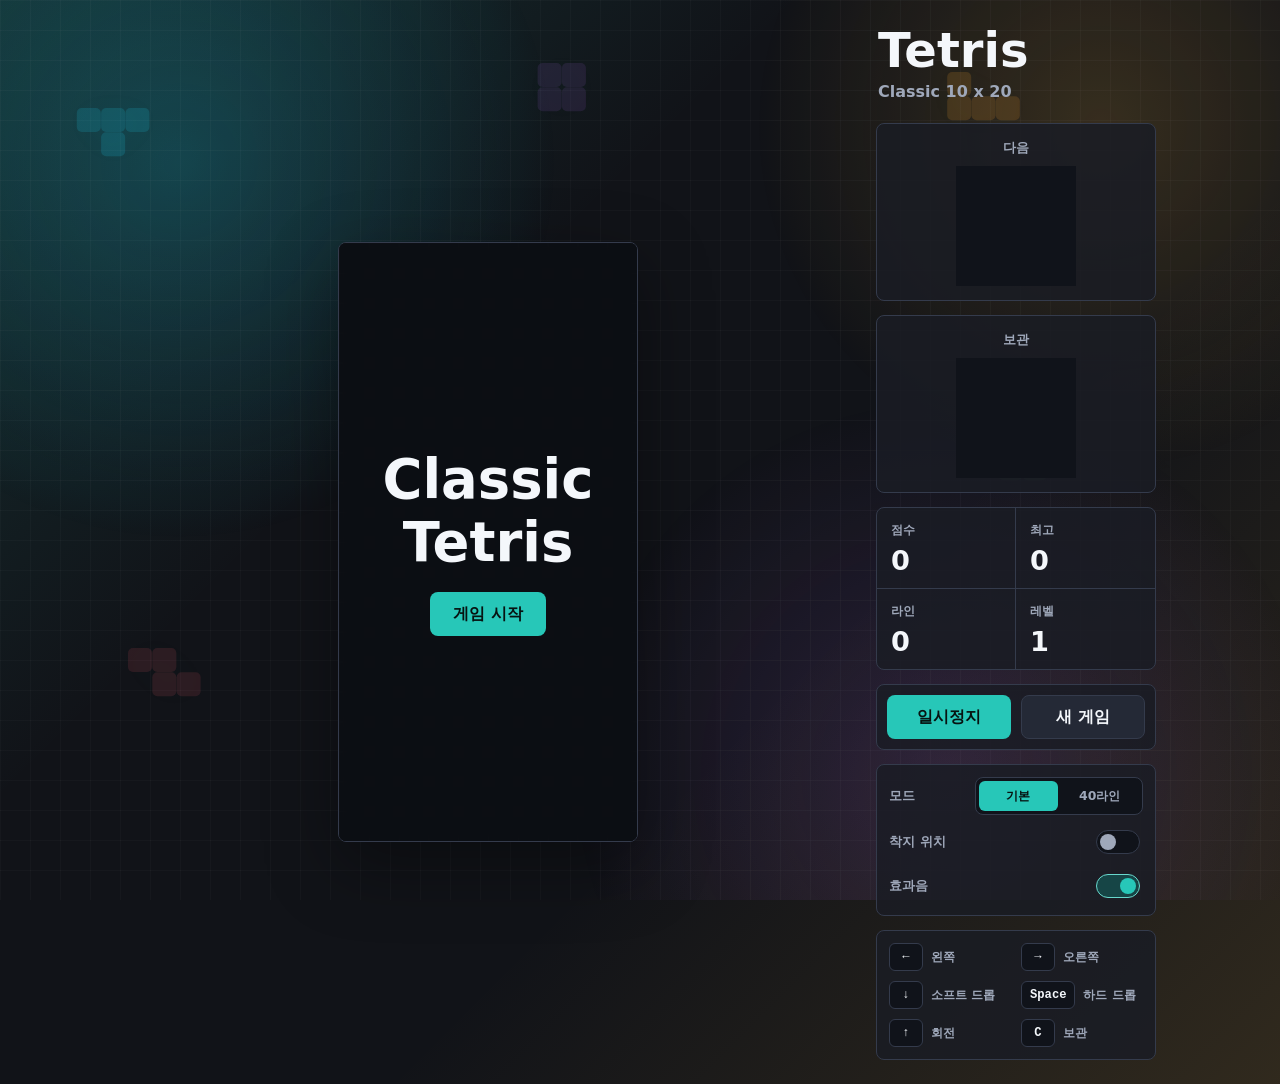
<file: index.html>
<!doctype html>
<html lang="ko">
  <head>
    <meta charset="utf-8" />
    <meta name="viewport" content="width=device-width, initial-scale=1" />
    <title>Classic Tetris</title>
    <link
      rel="icon"
      href="data:image/svg+xml,%3Csvg xmlns='http://www.w3.org/2000/svg' viewBox='0 0 64 64'%3E%3Crect width='64' height='64' rx='10' fill='%23111318'/%3E%3Crect x='14' y='14' width='12' height='12' fill='%2320c7e6'/%3E%3Crect x='26' y='14' width='12' height='12' fill='%2320c7e6'/%3E%3Crect x='38' y='14' width='12' height='12' fill='%2320c7e6'/%3E%3Crect x='26' y='26' width='12' height='12' fill='%23f2d94e'/%3E%3Crect x='38' y='26' width='12' height='12' fill='%23f2d94e'/%3E%3Crect x='14' y='38' width='12' height='12' fill='%2350d66a'/%3E%3Crect x='26' y='38' width='12' height='12' fill='%2350d66a'/%3E%3C/svg%3E"
    />
    <link rel="stylesheet" href="./styles.css" />
  </head>
  <body>
    <main class="shell" aria-label="Classic Tetris game">
      <section class="game-area" aria-label="Game board">
        <div class="board-frame">
          <canvas id="board" width="300" height="600" aria-label="Tetris board"></canvas>
          <div class="overlay" id="overlay">
            <p id="overlay-title">Classic Tetris</p>
            <button class="primary-btn" id="start-button" type="button">게임 시작</button>
          </div>
        </div>

        <div class="mobile-controls" aria-label="Touch controls">
          <button type="button" data-action="left" aria-label="왼쪽">◀</button>
          <button type="button" data-action="rotate" aria-label="회전">↻</button>
          <button type="button" data-action="right" aria-label="오른쪽">▶</button>
          <button type="button" data-action="drop" aria-label="하드 드롭">⤓</button>
        </div>
      </section>

      <aside class="side-panel" aria-label="Game status">
        <div class="brand">
          <h1>Tetris</h1>
          <p>Classic 10 x 20</p>
        </div>

        <section class="panel-block preview-block" aria-label="Next piece">
          <div class="panel-heading">
            <h2>다음</h2>
          </div>
          <canvas id="next" width="120" height="120" aria-label="Next piece preview"></canvas>
        </section>

        <section class="panel-block preview-block" aria-label="Hold piece">
          <div class="panel-heading">
            <h2>보관</h2>
          </div>
          <canvas id="hold" width="120" height="120" aria-label="Hold piece preview"></canvas>
        </section>

        <section class="panel-block stats" aria-label="Score">
          <div>
            <span>점수</span>
            <strong id="score">0</strong>
          </div>
          <div>
            <span>최고</span>
            <strong id="best-score">0</strong>
          </div>
          <div>
            <span>라인</span>
            <strong id="lines">0</strong>
          </div>
          <div>
            <span>레벨</span>
            <strong id="level">1</strong>
          </div>
        </section>

        <section class="panel-block commands" aria-label="Commands">
          <button type="button" id="pause-button">일시정지</button>
          <button type="button" id="restart-button">새 게임</button>
        </section>

        <section class="panel-block settings" aria-label="Settings">
          <div class="mode-setting" aria-label="Game mode">
            <span>모드</span>
            <div class="mode-control" role="group" aria-label="Game mode">
              <button type="button" data-mode="classic" aria-pressed="true">기본</button>
              <button type="button" data-mode="sprint" aria-pressed="false">40라인</button>
            </div>
          </div>
          <label class="toggle-row" for="ghost-toggle">
            <span>착지 위치</span>
            <input id="ghost-toggle" type="checkbox" />
          </label>
          <label class="toggle-row" for="sound-toggle">
            <span>효과음</span>
            <input id="sound-toggle" type="checkbox" checked />
          </label>
        </section>

        <section class="panel-block keymap" aria-label="Keyboard controls">
          <div><kbd>←</kbd><span>왼쪽</span></div>
          <div><kbd>→</kbd><span>오른쪽</span></div>
          <div><kbd>↓</kbd><span>소프트 드롭</span></div>
          <div><kbd>Space</kbd><span>하드 드롭</span></div>
          <div><kbd>↑</kbd><span>회전</span></div>
          <div><kbd>C</kbd><span>보관</span></div>
        </section>
      </aside>
    </main>

    <script src="./script.js"></script>
  </body>
</html>
</file>
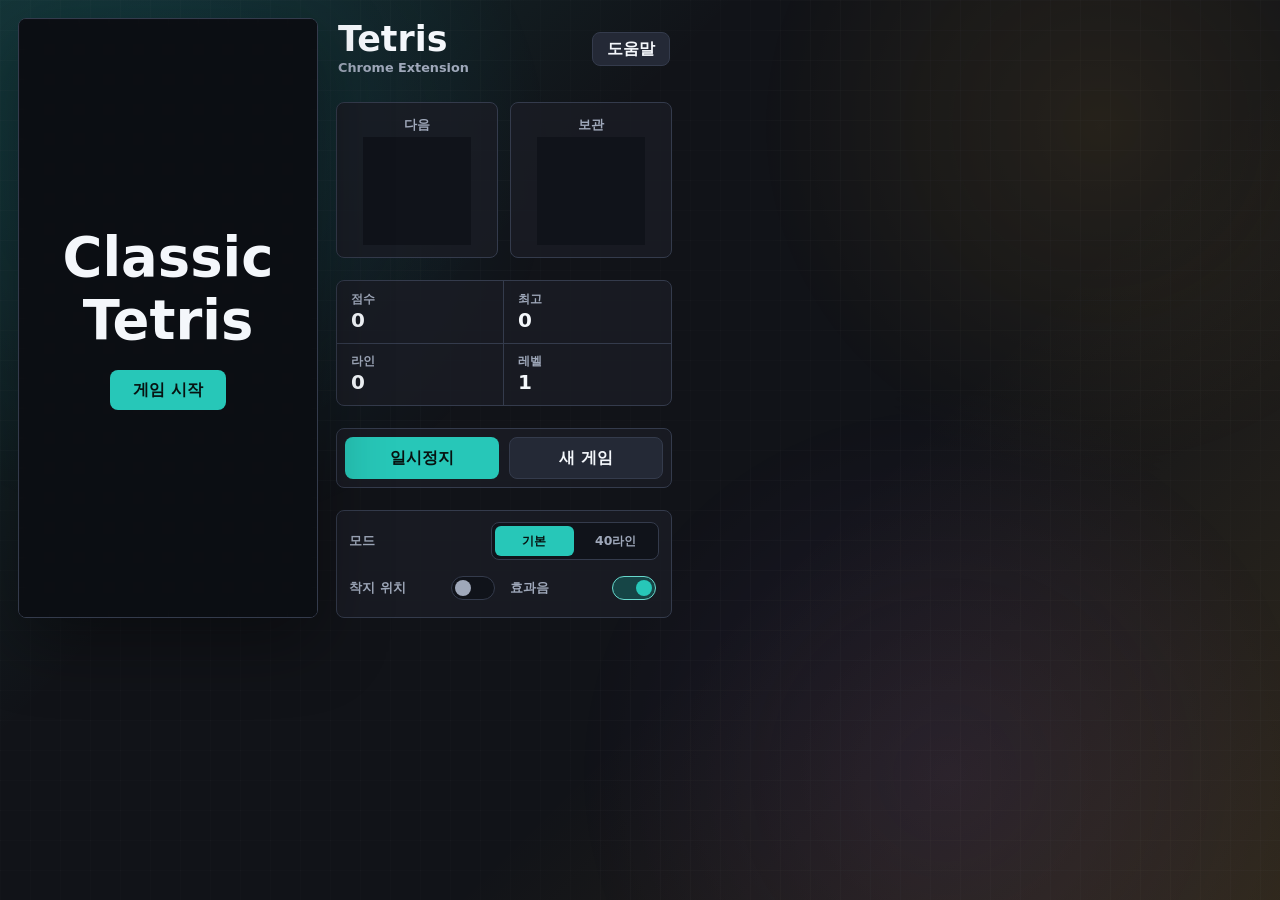
<file: popup.html>
<!doctype html>
<html lang="ko">
  <head>
    <meta charset="utf-8" />
    <meta name="viewport" content="width=device-width, initial-scale=1" />
    <title>Classic Tetris</title>
    <link rel="icon" href="./icons/icon-32.png" />
    <link rel="stylesheet" href="./styles.css" />
  </head>
  <body class="extension-popup">
    <main class="shell" aria-label="Classic Tetris game">
      <section class="game-area" aria-label="Game board">
        <div class="board-frame">
          <canvas id="board" width="300" height="600" aria-label="Tetris board"></canvas>
          <div class="overlay" id="overlay">
            <p id="overlay-title">Classic Tetris</p>
            <button class="primary-btn" id="start-button" type="button">게임 시작</button>
          </div>
        </div>

        <div class="mobile-controls" aria-label="Touch controls">
          <button type="button" data-action="left" aria-label="왼쪽">◀</button>
          <button type="button" data-action="rotate" aria-label="회전">↻</button>
          <button type="button" data-action="right" aria-label="오른쪽">▶</button>
          <button type="button" data-action="drop" aria-label="하드 드롭">⤓</button>
        </div>
      </section>

      <aside class="side-panel" aria-label="Game status">
        <div class="brand">
          <div class="brand-title">
            <div>
              <h1>Tetris</h1>
              <p>Chrome Extension</p>
            </div>
            <button class="help-button" id="help-button" type="button" aria-haspopup="dialog">
              도움말
            </button>
          </div>
        </div>

        <section class="panel-block preview-block" aria-label="Next piece">
          <div class="panel-heading">
            <h2>다음</h2>
          </div>
          <canvas id="next" width="120" height="120" aria-label="Next piece preview"></canvas>
        </section>

        <section class="panel-block preview-block" aria-label="Hold piece">
          <div class="panel-heading">
            <h2>보관</h2>
          </div>
          <canvas id="hold" width="120" height="120" aria-label="Hold piece preview"></canvas>
        </section>

        <section class="panel-block stats" aria-label="Score">
          <div>
            <span>점수</span>
            <strong id="score">0</strong>
          </div>
          <div>
            <span>최고</span>
            <strong id="best-score">0</strong>
          </div>
          <div>
            <span>라인</span>
            <strong id="lines">0</strong>
          </div>
          <div>
            <span>레벨</span>
            <strong id="level">1</strong>
          </div>
        </section>

        <section class="panel-block commands" aria-label="Commands">
          <button type="button" id="pause-button">일시정지</button>
          <button type="button" id="restart-button">새 게임</button>
        </section>

        <section class="panel-block settings" aria-label="Settings">
          <div class="mode-setting" aria-label="Game mode">
            <span>모드</span>
            <div class="mode-control" role="group" aria-label="Game mode">
              <button type="button" data-mode="classic" aria-pressed="true">기본</button>
              <button type="button" data-mode="sprint" aria-pressed="false">40라인</button>
            </div>
          </div>
          <label class="toggle-row" for="ghost-toggle">
            <span>착지 위치</span>
            <input id="ghost-toggle" type="checkbox" />
          </label>
          <label class="toggle-row" for="sound-toggle">
            <span>효과음</span>
            <input id="sound-toggle" type="checkbox" checked />
          </label>
        </section>

        <section class="panel-block keymap" aria-label="Keyboard controls">
          <div><kbd>←</kbd><span>왼쪽</span></div>
          <div><kbd>→</kbd><span>오른쪽</span></div>
          <div><kbd>↓</kbd><span>소프트 드롭</span></div>
          <div><kbd>Space</kbd><span>하드 드롭</span></div>
          <div><kbd>↑</kbd><span>회전</span></div>
          <div><kbd>C</kbd><span>보관</span></div>
        </section>
      </aside>
    </main>

    <dialog class="help-dialog" id="help-dialog" aria-labelledby="help-title">
      <div class="help-panel">
        <div class="help-header">
          <h2 id="help-title">조작법</h2>
          <button class="icon-button" id="help-close-button" type="button" aria-label="닫기">×</button>
        </div>
        <div class="help-keymap" aria-label="Keyboard controls">
          <div><kbd>←</kbd><span>왼쪽</span></div>
          <div><kbd>→</kbd><span>오른쪽</span></div>
          <div><kbd>↓</kbd><span>소프트 드롭</span></div>
          <div><kbd>Space</kbd><span>하드 드롭</span></div>
          <div><kbd>↑</kbd><span>회전</span></div>
          <div><kbd>C</kbd><span>보관</span></div>
          <div><kbd>P</kbd><span>일시정지</span></div>
          <div><kbd>Esc</kbd><span>일시정지</span></div>
        </div>
      </div>
    </dialog>

    <script src="./script.js"></script>
    <script src="./popup.js"></script>
  </body>
</html>
</file>
<file: styles.css>
:root {
  --bg: #111318;
  --surface: #1a1d25;
  --surface-2: #242936;
  --line: #343b4c;
  --text: #f4f7fb;
  --muted: #9fa8ba;
  --accent: #27c7b8;
  --accent-2: #f0b33f;
  --danger: #f05c5c;
  --cell: min(4.7vh, 8.6vw, 30px);
  --bg-block: clamp(14px, 1.9vw, 26px);
}

* {
  box-sizing: border-box;
}

html,
body {
  min-height: 100%;
}

body {
  margin: 0;
  min-height: 100vh;
  display: grid;
  place-items: center;
  position: relative;
  overflow-x: hidden;
  isolation: isolate;
  color: var(--text);
  background:
    linear-gradient(135deg, rgba(39, 199, 184, 0.16), transparent 34%),
    linear-gradient(315deg, rgba(240, 179, 63, 0.14), transparent 38%),
    var(--bg);
  font-family:
    Inter, ui-sans-serif, system-ui, -apple-system, BlinkMacSystemFont, "Segoe UI",
    sans-serif;
}

body::before,
body::after {
  content: "";
  position: fixed;
  pointer-events: none;
  z-index: 0;
}

body::before {
  inset: 0;
  background:
    linear-gradient(rgba(255, 255, 255, 0.032) 1px, transparent 1px),
    linear-gradient(90deg, rgba(255, 255, 255, 0.032) 1px, transparent 1px),
    radial-gradient(circle at 14% 18%, rgba(32, 199, 230, 0.24), transparent 24rem),
    radial-gradient(circle at 86% 14%, rgba(240, 179, 63, 0.2), transparent 22rem),
    radial-gradient(circle at 74% 86%, rgba(181, 108, 242, 0.18), transparent 24rem);
  background-size:
    30px 30px,
    30px 30px,
    100% 100%,
    100% 100%,
    100% 100%;
  opacity: 0.85;
}

body::after {
  top: 0;
  left: 0;
  width: var(--bg-block);
  height: var(--bg-block);
  border-radius: 5px;
  filter: drop-shadow(0 0 18px rgba(39, 199, 184, 0.16));
  opacity: 0.9;
  box-shadow:
    6vw 12vh 0 rgba(32, 199, 230, 0.18),
    calc(6vw + var(--bg-block)) 12vh 0 rgba(32, 199, 230, 0.18),
    calc(6vw + var(--bg-block) * 2) 12vh 0 rgba(32, 199, 230, 0.18),
    calc(6vw + var(--bg-block)) calc(12vh + var(--bg-block)) 0 rgba(32, 199, 230, 0.18),
    74vw 8vh 0 rgba(240, 154, 46, 0.18),
    74vw calc(8vh + var(--bg-block)) 0 rgba(240, 154, 46, 0.18),
    calc(74vw + var(--bg-block)) calc(8vh + var(--bg-block)) 0 rgba(240, 154, 46, 0.18),
    calc(74vw + var(--bg-block) * 2) calc(8vh + var(--bg-block)) 0 rgba(240, 154, 46, 0.18),
    calc(78vw + var(--bg-block)) 48vh 0 rgba(80, 214, 106, 0.15),
    calc(78vw + var(--bg-block) * 2) 48vh 0 rgba(80, 214, 106, 0.15),
    78vw calc(48vh + var(--bg-block)) 0 rgba(80, 214, 106, 0.15),
    calc(78vw + var(--bg-block)) calc(48vh + var(--bg-block)) 0 rgba(80, 214, 106, 0.15),
    10vw 72vh 0 rgba(239, 95, 108, 0.14),
    calc(10vw + var(--bg-block)) 72vh 0 rgba(239, 95, 108, 0.14),
    calc(10vw + var(--bg-block)) calc(72vh + var(--bg-block)) 0 rgba(239, 95, 108, 0.14),
    calc(10vw + var(--bg-block) * 2) calc(72vh + var(--bg-block)) 0 rgba(239, 95, 108, 0.14),
    42vw 7vh 0 rgba(181, 108, 242, 0.12),
    calc(42vw + var(--bg-block)) 7vh 0 rgba(181, 108, 242, 0.12),
    42vw calc(7vh + var(--bg-block)) 0 rgba(181, 108, 242, 0.12),
    calc(42vw + var(--bg-block)) calc(7vh + var(--bg-block)) 0 rgba(181, 108, 242, 0.12);
}

button {
  color: inherit;
  font: inherit;
}

.shell {
  width: min(1080px, 100vw);
  min-height: 100vh;
  display: grid;
  grid-template-columns: minmax(300px, 1fr) 280px;
  gap: 24px;
  align-items: center;
  position: relative;
  z-index: 1;
  padding: 24px;
}

.game-area {
  display: grid;
  gap: 14px;
  justify-items: center;
}

.board-frame {
  position: relative;
  width: calc(var(--cell) * 10);
  height: calc(var(--cell) * 20);
  overflow: hidden;
  border: 1px solid var(--line);
  border-radius: 8px;
  background: #0c0f14;
  box-shadow: 0 24px 70px rgba(0, 0, 0, 0.36);
}

canvas {
  display: block;
}

#board {
  width: 100%;
  height: 100%;
}

.overlay {
  position: absolute;
  inset: 0;
  display: grid;
  place-content: center;
  justify-items: center;
  gap: 18px;
  padding: 28px;
  text-align: center;
  background: rgba(12, 15, 20, 0.78);
  backdrop-filter: blur(5px);
}

.overlay[hidden] {
  display: none;
}

.overlay p {
  margin: 0;
  font-size: clamp(1.6rem, 5vw, 3.4rem);
  font-weight: 800;
}

.primary-btn,
.commands button {
  min-height: 44px;
  border: 1px solid transparent;
  border-radius: 8px;
  background: var(--accent);
  color: #071311;
  font-weight: 800;
  cursor: pointer;
}

.primary-btn {
  padding: 0 22px;
}

.side-panel {
  display: grid;
  gap: 14px;
  align-content: center;
}

.brand {
  padding: 4px 2px 8px;
}

.brand h1 {
  margin: 0;
  font-size: 3rem;
  line-height: 0.95;
}

.brand p {
  margin: 8px 0 0;
  color: var(--muted);
  font-weight: 700;
}

.panel-block {
  border: 1px solid var(--line);
  border-radius: 8px;
  background: rgba(26, 29, 37, 0.86);
}

.panel-heading {
  display: flex;
  align-items: center;
  justify-content: space-between;
  min-height: 38px;
  padding: 10px 12px 0;
}

.panel-heading h2 {
  margin: 0;
  color: var(--muted);
  font-size: 0.84rem;
  font-weight: 800;
}

.preview-block {
  display: grid;
  justify-items: center;
}

#next,
#hold {
  width: 120px;
  height: 120px;
  margin: 4px 0 14px;
}

.stats {
  display: grid;
  grid-template-columns: 1fr 1fr;
}

.stats div {
  min-height: 74px;
  display: grid;
  gap: 8px;
  padding: 14px;
  border-right: 1px solid var(--line);
  border-bottom: 1px solid var(--line);
}

.stats div:nth-child(2n) {
  border-right: 0;
}

.stats div:nth-last-child(-n + 2) {
  border-bottom: 0;
}

.stats span,
.keymap span {
  color: var(--muted);
  font-size: 0.78rem;
  font-weight: 700;
}

.stats strong {
  font-size: clamp(1.24rem, 4vw, 1.7rem);
  font-variant-numeric: tabular-nums;
  line-height: 1;
}

.commands {
  display: grid;
  grid-template-columns: 1fr 1fr;
  gap: 10px;
  padding: 10px;
}

.commands button:last-child {
  background: var(--surface-2);
  color: var(--text);
  border-color: var(--line);
}

.settings {
  display: grid;
  gap: 10px;
  padding: 12px;
}

.mode-setting {
  min-height: 34px;
  display: flex;
  align-items: center;
  justify-content: space-between;
  gap: 12px;
}

.toggle-row {
  min-height: 34px;
  display: flex;
  align-items: center;
  justify-content: space-between;
  gap: 12px;
  cursor: pointer;
}

.mode-setting > span,
.toggle-row span {
  color: var(--muted);
  font-size: 0.84rem;
  font-weight: 800;
}

.mode-control {
  width: min(168px, 100%);
  display: grid;
  grid-template-columns: 1fr 1fr;
  gap: 3px;
  flex: 0 0 auto;
  padding: 3px;
  border: 1px solid var(--line);
  border-radius: 8px;
  background: #10131a;
}

.mode-control button {
  min-height: 30px;
  border: 0;
  border-radius: 6px;
  background: transparent;
  color: var(--muted);
  font-size: 0.78rem;
  font-weight: 900;
  cursor: pointer;
}

.mode-control button.is-selected {
  background: var(--accent);
  color: #071311;
}

.toggle-row input {
  appearance: none;
  position: relative;
  width: 44px;
  height: 24px;
  flex: 0 0 auto;
  border: 1px solid var(--line);
  border-radius: 999px;
  background: #10131a;
  cursor: pointer;
}

.toggle-row input::before {
  content: "";
  position: absolute;
  top: 3px;
  left: 3px;
  width: 16px;
  height: 16px;
  border-radius: 50%;
  background: var(--muted);
  transition:
    background 140ms ease,
    transform 140ms ease;
}

.toggle-row input:checked {
  border-color: color-mix(in srgb, var(--accent) 70%, white);
  background: color-mix(in srgb, var(--accent) 28%, #10131a);
}

.toggle-row input:checked::before {
  background: var(--accent);
  transform: translateX(20px);
}

.toggle-row input:focus-visible {
  outline: 3px solid color-mix(in srgb, var(--accent) 70%, white);
  outline-offset: 3px;
}

.keymap {
  display: grid;
  grid-template-columns: 1fr 1fr;
  gap: 10px;
  padding: 12px;
}

.keymap div {
  display: flex;
  align-items: center;
  gap: 8px;
  min-width: 0;
}

kbd {
  min-width: 34px;
  height: 28px;
  display: inline-grid;
  place-items: center;
  padding: 0 8px;
  border: 1px solid var(--line);
  border-radius: 6px;
  background: #10131a;
  color: var(--text);
  font-size: 0.76rem;
  font-weight: 800;
}

.mobile-controls {
  display: none;
  width: min(calc(var(--cell) * 10), 100%);
  grid-template-columns: repeat(4, 1fr);
  gap: 10px;
}

.mobile-controls button {
  aspect-ratio: 1.28;
  border: 1px solid var(--line);
  border-radius: 8px;
  background: var(--surface-2);
  color: var(--text);
  font-size: 1.45rem;
  font-weight: 900;
  cursor: pointer;
}

button:focus-visible {
  outline: 3px solid color-mix(in srgb, var(--accent) 70%, white);
  outline-offset: 3px;
}

button:active {
  transform: translateY(1px);
}

dialog {
  color: inherit;
  font: inherit;
}

@media (max-width: 780px) {
  :root {
    --cell: min(4.2vh, 8.8vw, 28px);
  }

  body {
    min-height: 100dvh;
    place-items: start center;
  }

  .shell {
    min-height: 100dvh;
    grid-template-columns: 1fr;
    gap: 14px;
    align-content: start;
    padding: 14px;
  }

  .game-area {
    order: 1;
  }

  .side-panel {
    order: 2;
    grid-template-columns: 1fr 1fr;
    align-content: start;
    width: min(calc(var(--cell) * 10), 100%);
    justify-self: center;
  }

  .brand,
  .keymap {
    display: none;
  }

  .panel-block {
    min-width: 0;
  }

  .preview-block {
    min-height: 116px;
  }

  .preview-block canvas {
    width: 80px;
    height: 80px;
  }

  .stats,
  .commands,
  .settings {
    grid-column: 1 / -1;
  }

  .stats div {
    min-height: 58px;
    padding: 10px;
  }

  .commands {
    order: 5;
  }

  .mobile-controls {
    display: grid;
  }
}

@media (max-height: 720px) and (min-width: 781px) {
  :root {
    --cell: min(4.35vh, 30px);
  }

  .shell {
    padding-block: 14px;
  }
}

body.extension-popup {
  width: min(690px, 100vw);
  min-height: 636px;
  overflow: hidden;
  place-items: start;
}

.extension-popup::before {
  opacity: 0.48;
}

.extension-popup::after {
  display: none;
}

.extension-popup .shell {
  --cell: 30px;
  width: 100%;
  min-height: 636px;
  grid-template-columns: calc(var(--cell) * 10) minmax(0, 1fr);
  gap: 18px;
  align-items: start;
  padding: 18px;
}

.extension-popup .game-area {
  order: initial;
}

.extension-popup .side-panel {
  height: calc(var(--cell) * 20);
  grid-template-columns: repeat(2, minmax(0, 1fr));
  grid-template-rows: 62px 156px 126px 60px 108px;
  column-gap: 12px;
  row-gap: 22px;
  align-content: start;
  justify-self: stretch;
  order: initial;
  width: auto;
}

.extension-popup .brand {
  display: block;
  grid-column: 1 / -1;
  padding: 0 2px;
}

.extension-popup .brand-title {
  display: flex;
  align-items: center;
  justify-content: space-between;
  gap: 14px;
  height: 100%;
}

.extension-popup .brand h1 {
  font-size: 2.18rem;
}

.extension-popup .brand p {
  margin-top: 4px;
  font-size: 0.8rem;
}

.help-button {
  min-height: 34px;
  padding: 0 14px;
  border: 1px solid var(--line);
  border-radius: 8px;
  background: var(--surface-2);
  color: var(--text);
  font-weight: 800;
  cursor: pointer;
}

.extension-popup .panel-heading {
  min-height: 34px;
  padding: 10px 12px 0;
}

.extension-popup .preview-block {
  min-height: 0;
}

.extension-popup #next,
.extension-popup #hold {
  width: 108px;
  height: 108px;
  margin: 0 0 12px;
}

.extension-popup .stats,
.extension-popup .commands,
.extension-popup .settings {
  grid-column: 1 / -1;
}

.extension-popup .stats div {
  min-height: 0;
  align-content: center;
  gap: 5px;
  padding: 10px 14px 11px;
}

.extension-popup .stats span {
  line-height: 1;
}

.extension-popup .stats strong {
  font-size: 1.25rem;
}

.extension-popup .commands {
  gap: 10px;
  order: initial;
  padding: 8px;
}

.extension-popup .primary-btn,
.extension-popup .commands button {
  min-height: 40px;
}

.extension-popup .settings {
  grid-template-columns: 1fr 1fr;
  gap: 12px;
  padding: 12px;
}

.extension-popup .mode-setting {
  grid-column: 1 / -1;
}

.extension-popup .toggle-row {
  min-height: 34px;
}

.extension-popup .keymap,
.extension-popup .mobile-controls {
  display: none;
}

.help-dialog {
  width: min(330px, calc(100vw - 36px));
  padding: 0;
  border: 1px solid var(--line);
  border-radius: 8px;
  background: var(--surface);
  box-shadow: 0 24px 70px rgba(0, 0, 0, 0.46);
}

.help-dialog::backdrop {
  background: rgba(8, 10, 14, 0.62);
  backdrop-filter: blur(3px);
}

.help-panel {
  padding: 18px;
}

.help-header {
  display: flex;
  align-items: center;
  justify-content: space-between;
  gap: 12px;
  margin-bottom: 14px;
}

.help-header h2 {
  margin: 0;
  font-size: 1.15rem;
}

.icon-button {
  width: 34px;
  height: 34px;
  display: inline-grid;
  place-items: center;
  border: 1px solid var(--line);
  border-radius: 8px;
  background: #10131a;
  color: var(--text);
  font-size: 1.35rem;
  line-height: 1;
  cursor: pointer;
}

.help-keymap {
  display: grid;
  grid-template-columns: 1fr 1fr;
  gap: 10px 12px;
}

.help-keymap div {
  display: flex;
  align-items: center;
  gap: 8px;
  min-width: 0;
}

.help-keymap span {
  color: var(--muted);
  font-size: 0.82rem;
  font-weight: 800;
}
</file>
